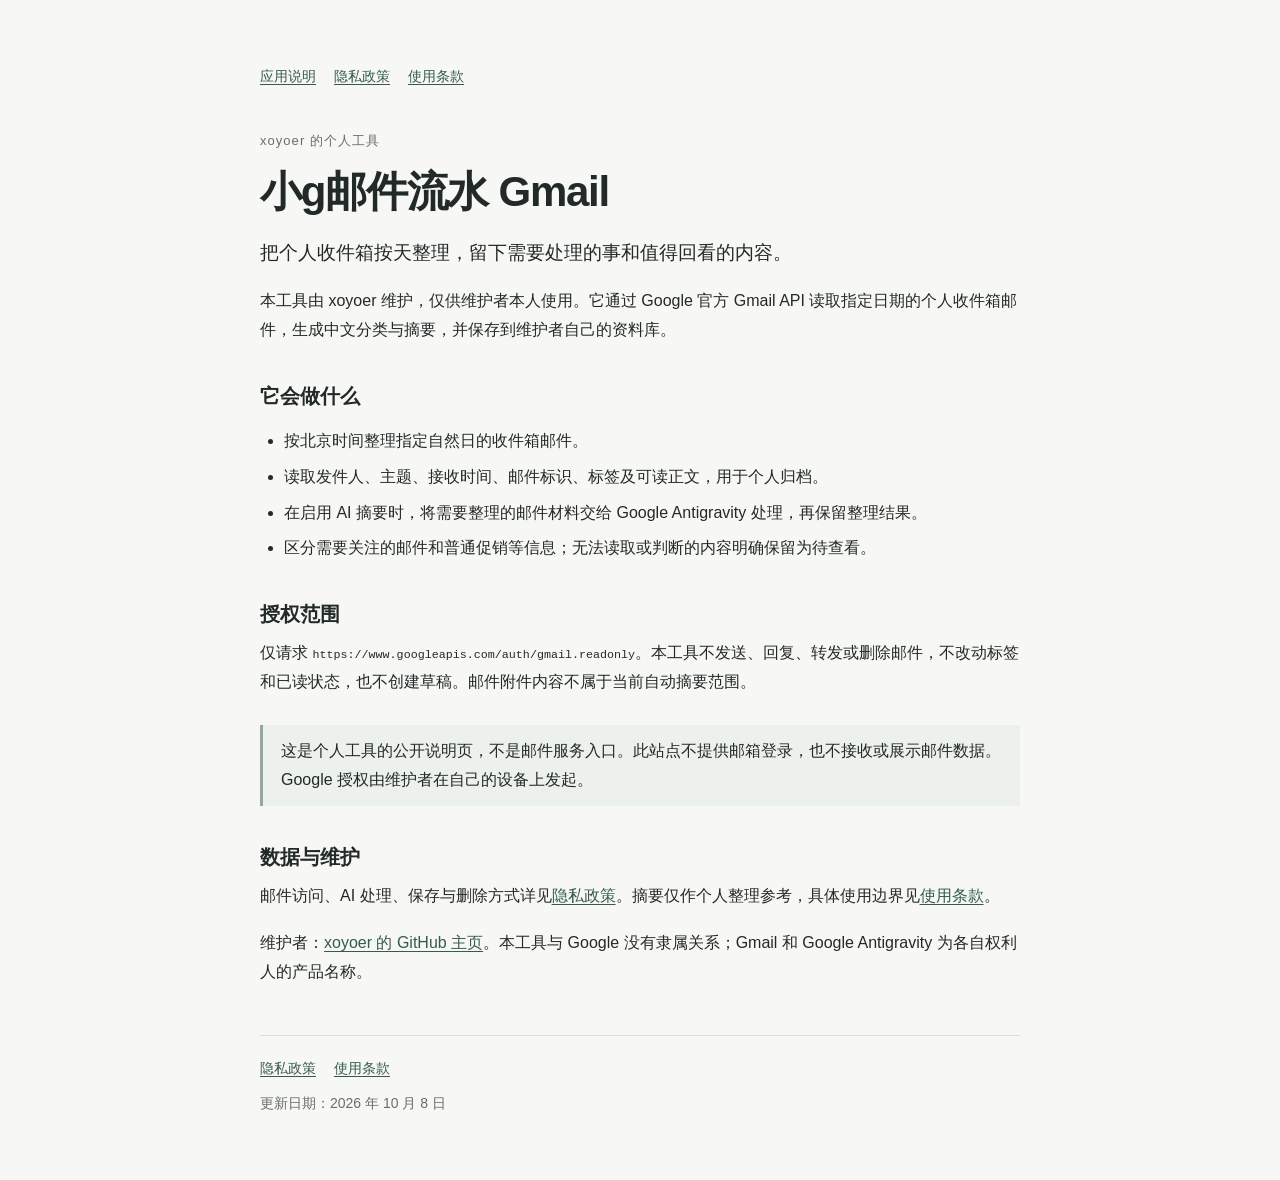
<file: index.html>
<!doctype html>
<html lang="zh-CN">
<head>
  <meta charset="utf-8">
  <meta name="viewport" content="width=device-width, initial-scale=1">
  <meta name="description" content="小g邮件流水 Gmail 的个人用途、只读访问范围与隐私说明。">
  <title>小g邮件流水 Gmail · 应用说明</title>
  <link rel="stylesheet" href="style.css">
</head>
<body>
<main>
  <nav aria-label="主导航"><a href="index.html" aria-current="page">应用说明</a><a href="privacy.html">隐私政策</a><a href="terms.html">使用条款</a></nav>
  <p class="eyebrow">xoyoer 的个人工具</p>
  <h1>小g邮件流水 Gmail</h1>
  <p class="lead">把个人收件箱按天整理，留下需要处理的事和值得回看的内容。</p>
  <p>本工具由 xoyoer 维护，仅供维护者本人使用。它通过 Google 官方 Gmail API 读取指定日期的个人收件箱邮件，生成中文分类与摘要，并保存到维护者自己的资料库。</p>
  <h2>它会做什么</h2>
  <ul>
    <li>按北京时间整理指定自然日的收件箱邮件。</li>
    <li>读取发件人、主题、接收时间、邮件标识、标签及可读正文，用于个人归档。</li>
    <li>在启用 AI 摘要时，将需要整理的邮件材料交给 Google Antigravity 处理，再保留整理结果。</li>
    <li>区分需要关注的邮件和普通促销等信息；无法读取或判断的内容明确保留为待查看。</li>
  </ul>
  <h2>授权范围</h2>
  <p>仅请求 <code>https://www.googleapis.com/auth/gmail.readonly</code>。本工具不发送、回复、转发或删除邮件，不改动标签和已读状态，也不创建草稿。邮件附件内容不属于当前自动摘要范围。</p>
  <div class="note">这是个人工具的公开说明页，不是邮件服务入口。此站点不提供邮箱登录，也不接收或展示邮件数据。Google 授权由维护者在自己的设备上发起。</div>
  <h2>数据与维护</h2>
  <p>邮件访问、AI 处理、保存与删除方式详见<a href="privacy.html">隐私政策</a>。摘要仅作个人整理参考，具体使用边界见<a href="terms.html">使用条款</a>。</p>
  <p>维护者：<a href="https://github.com/xoyoer" rel="noopener noreferrer">xoyoer 的 GitHub 主页</a>。本工具与 Google 没有隶属关系；Gmail 和 Google Antigravity 为各自权利人的产品名称。</p>
  <footer><a href="privacy.html">隐私政策</a><a href="terms.html">使用条款</a><p>更新日期：2026 年 10 月 8 日</p></footer>
</main>
</body>
</html>
</file>
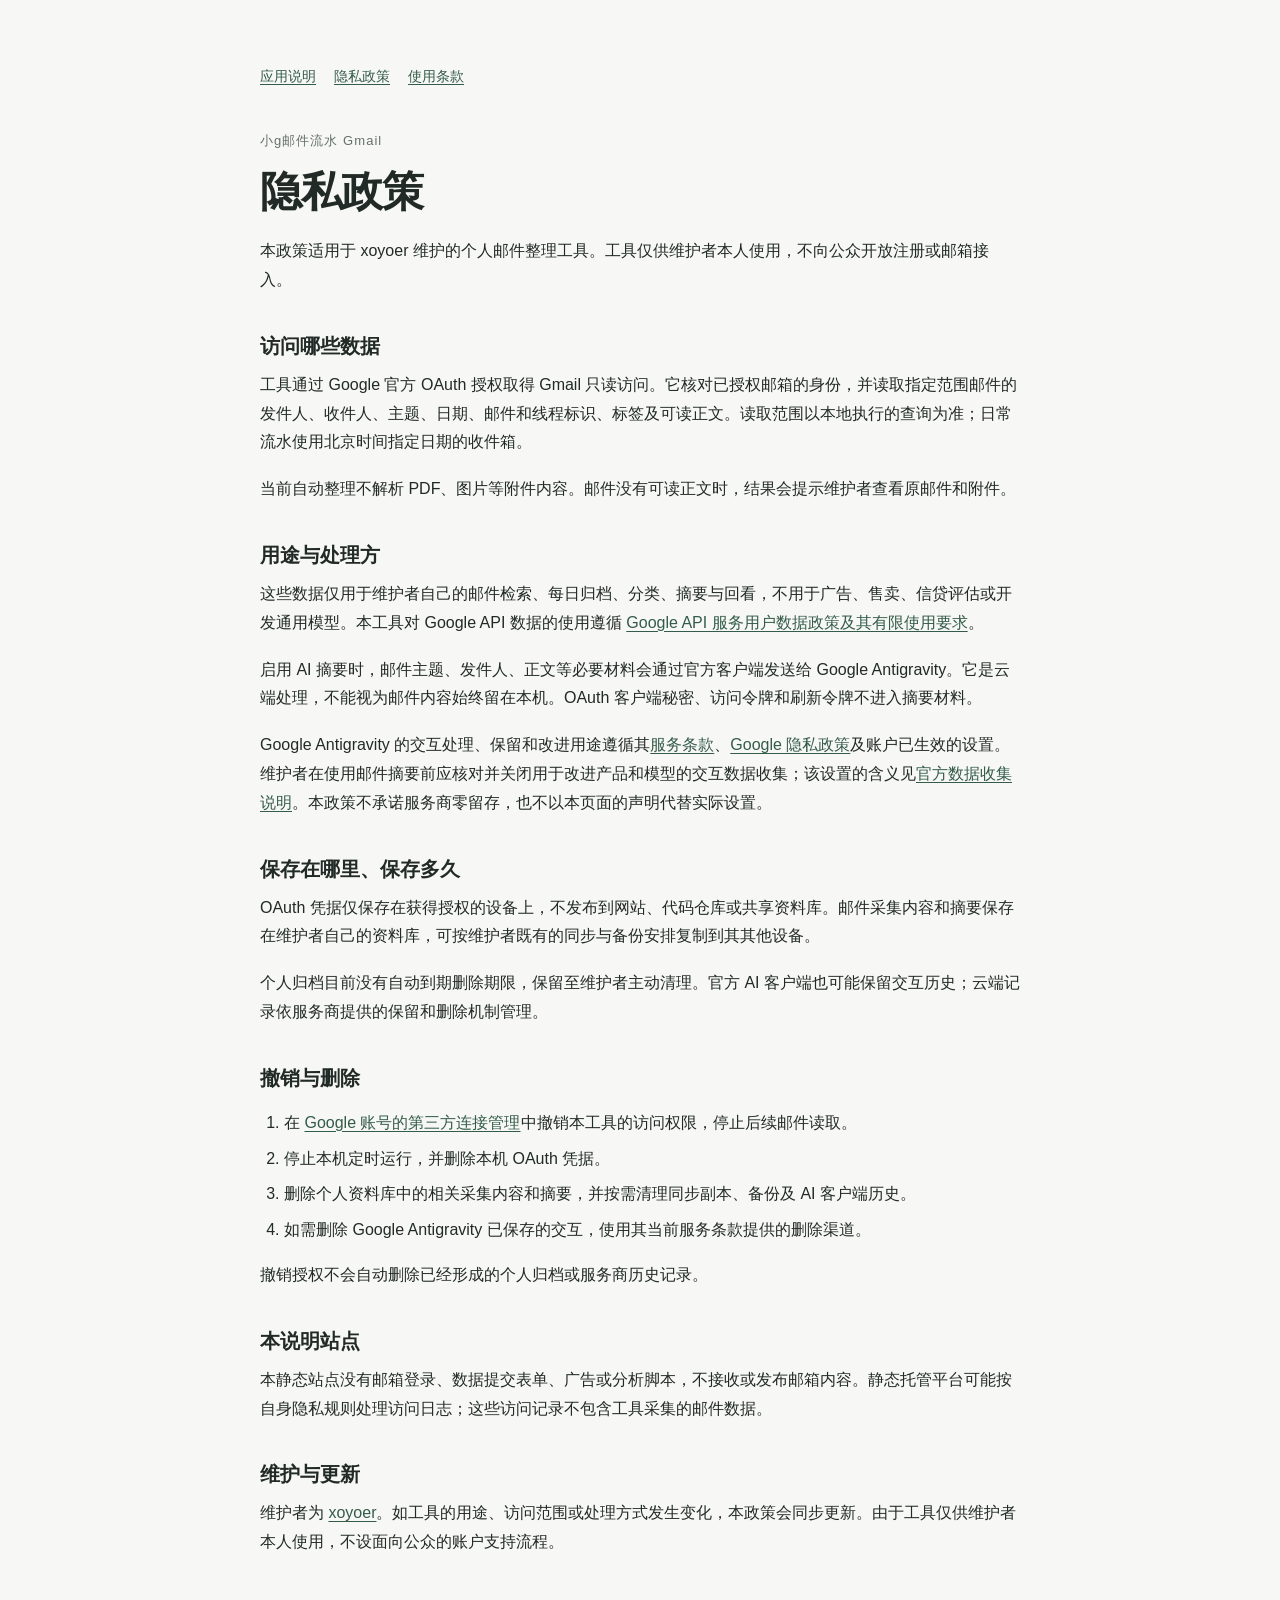
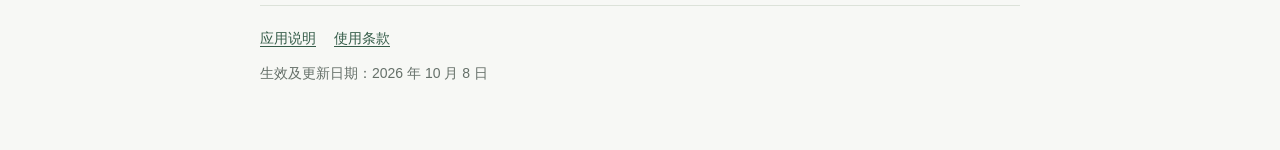
<file: privacy.html>
<!doctype html>
<html lang="zh-CN">
<head>
  <meta charset="utf-8">
  <meta name="viewport" content="width=device-width, initial-scale=1">
  <meta name="description" content="小g邮件流水 Gmail 如何访问、使用、保存和删除个人邮箱数据。">
  <title>隐私政策 · 小g邮件流水 Gmail</title>
  <link rel="stylesheet" href="style.css">
</head>
<body>
<main>
  <nav aria-label="主导航"><a href="index.html">应用说明</a><a href="privacy.html" aria-current="page">隐私政策</a><a href="terms.html">使用条款</a></nav>
  <p class="eyebrow">小g邮件流水 Gmail</p>
  <h1>隐私政策</h1>
  <p>本政策适用于 xoyoer 维护的个人邮件整理工具。工具仅供维护者本人使用，不向公众开放注册或邮箱接入。</p>
  <h2>访问哪些数据</h2>
  <p>工具通过 Google 官方 OAuth 授权取得 Gmail 只读访问。它核对已授权邮箱的身份，并读取指定范围邮件的发件人、收件人、主题、日期、邮件和线程标识、标签及可读正文。读取范围以本地执行的查询为准；日常流水使用北京时间指定日期的收件箱。</p>
  <p>当前自动整理不解析 PDF、图片等附件内容。邮件没有可读正文时，结果会提示维护者查看原邮件和附件。</p>
  <h2>用途与处理方</h2>
  <p>这些数据仅用于维护者自己的邮件检索、每日归档、分类、摘要与回看，不用于广告、售卖、信贷评估或开发通用模型。本工具对 Google API 数据的使用遵循 <a href="https://developers.google.com/terms/api-services-user-data-policy" rel="noopener noreferrer">Google API 服务用户数据政策及其有限使用要求</a>。</p>
  <p>启用 AI 摘要时，邮件主题、发件人、正文等必要材料会通过官方客户端发送给 Google Antigravity。它是云端处理，不能视为邮件内容始终留在本机。OAuth 客户端秘密、访问令牌和刷新令牌不进入摘要材料。</p>
  <p>Google Antigravity 的交互处理、保留和改进用途遵循其<a href="https://antigravity.google/terms" rel="noopener noreferrer">服务条款</a>、<a href="https://policies.google.com/privacy" rel="noopener noreferrer">Google 隐私政策</a>及账户已生效的设置。维护者在使用邮件摘要前应核对并关闭用于改进产品和模型的交互数据收集；该设置的含义见<a href="https://antigravity.google/docs/settings#data-collection-settings" rel="noopener noreferrer">官方数据收集说明</a>。本政策不承诺服务商零留存，也不以本页面的声明代替实际设置。</p>
  <h2>保存在哪里、保存多久</h2>
  <p>OAuth 凭据仅保存在获得授权的设备上，不发布到网站、代码仓库或共享资料库。邮件采集内容和摘要保存在维护者自己的资料库，可按维护者既有的同步与备份安排复制到其其他设备。</p>
  <p>个人归档目前没有自动到期删除期限，保留至维护者主动清理。官方 AI 客户端也可能保留交互历史；云端记录依服务商提供的保留和删除机制管理。</p>
  <h2>撤销与删除</h2>
  <ol>
    <li>在 <a href="https://myaccount.google.com/connections" rel="noopener noreferrer">Google 账号的第三方连接管理</a>中撤销本工具的访问权限，停止后续邮件读取。</li>
    <li>停止本机定时运行，并删除本机 OAuth 凭据。</li>
    <li>删除个人资料库中的相关采集内容和摘要，并按需清理同步副本、备份及 AI 客户端历史。</li>
    <li>如需删除 Google Antigravity 已保存的交互，使用其当前服务条款提供的删除渠道。</li>
  </ol>
  <p>撤销授权不会自动删除已经形成的个人归档或服务商历史记录。</p>
  <h2>本说明站点</h2>
  <p>本静态站点没有邮箱登录、数据提交表单、广告或分析脚本，不接收或发布邮箱内容。静态托管平台可能按自身隐私规则处理访问日志；这些访问记录不包含工具采集的邮件数据。</p>
  <h2>维护与更新</h2>
  <p>维护者为 <a href="https://github.com/xoyoer" rel="noopener noreferrer">xoyoer</a>。如工具的用途、访问范围或处理方式发生变化，本政策会同步更新。由于工具仅供维护者本人使用，不设面向公众的账户支持流程。</p>
  <footer><a href="index.html">应用说明</a><a href="terms.html">使用条款</a><p>生效及更新日期：2026 年 10 月 8 日</p></footer>
</main>
</body>
</html>
</file>
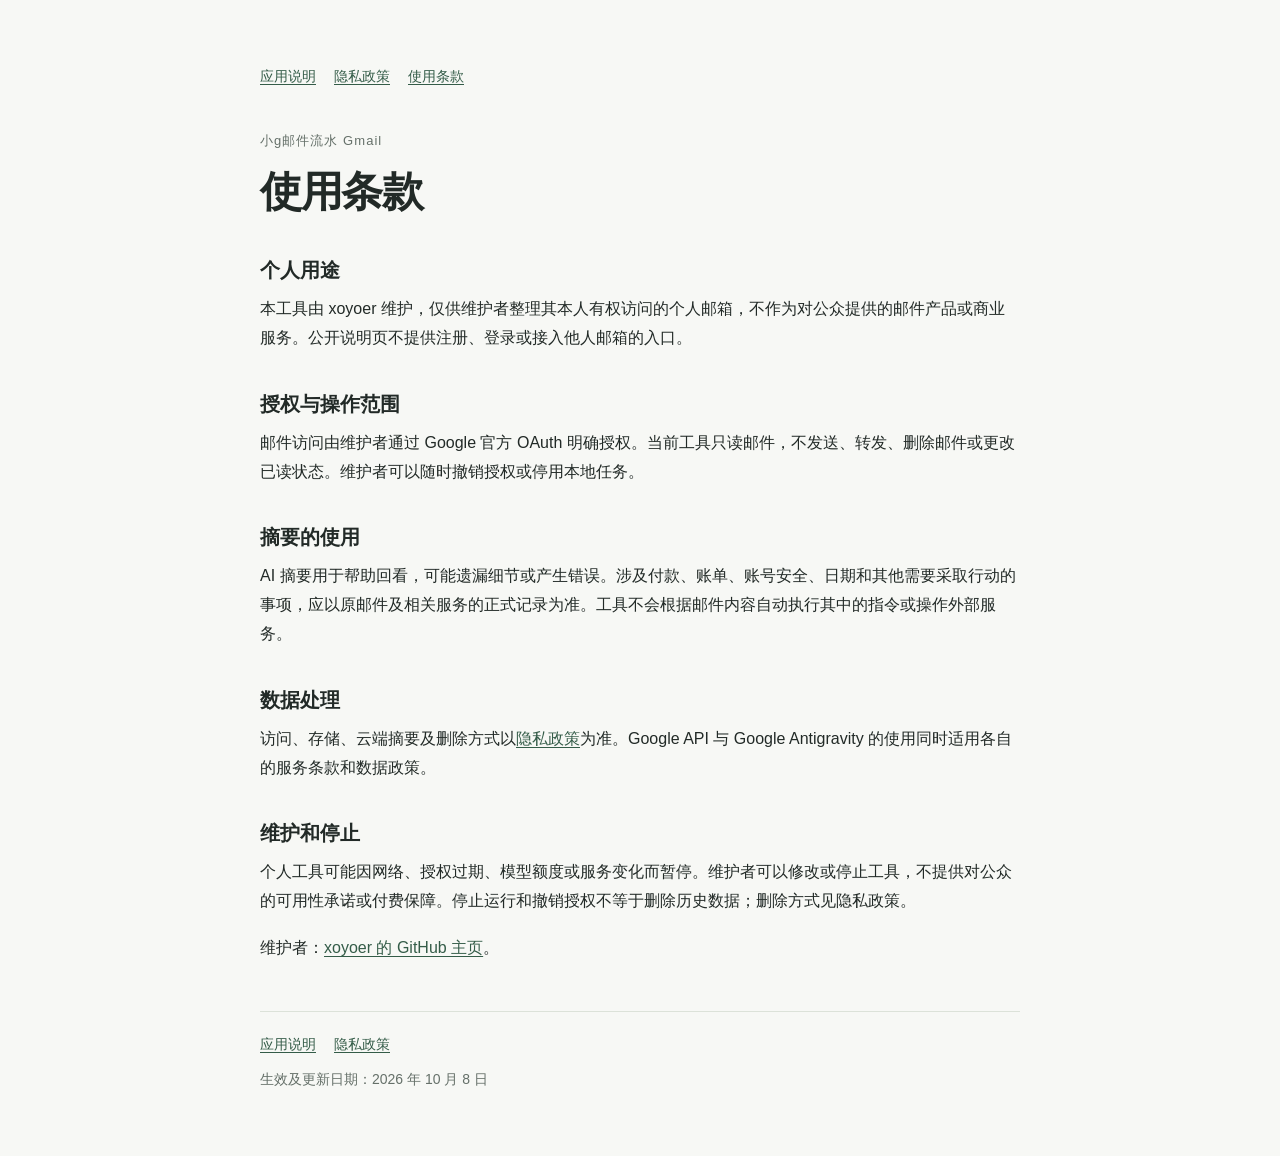
<file: terms.html>
<!doctype html>
<html lang="zh-CN">
<head>
  <meta charset="utf-8">
  <meta name="viewport" content="width=device-width, initial-scale=1">
  <meta name="description" content="小g邮件流水 Gmail 的个人用途与使用条款。">
  <title>使用条款 · 小g邮件流水 Gmail</title>
  <link rel="stylesheet" href="style.css">
</head>
<body>
<main>
  <nav aria-label="主导航"><a href="index.html">应用说明</a><a href="privacy.html">隐私政策</a><a href="terms.html" aria-current="page">使用条款</a></nav>
  <p class="eyebrow">小g邮件流水 Gmail</p>
  <h1>使用条款</h1>
  <h2>个人用途</h2>
  <p>本工具由 xoyoer 维护，仅供维护者整理其本人有权访问的个人邮箱，不作为对公众提供的邮件产品或商业服务。公开说明页不提供注册、登录或接入他人邮箱的入口。</p>
  <h2>授权与操作范围</h2>
  <p>邮件访问由维护者通过 Google 官方 OAuth 明确授权。当前工具只读邮件，不发送、转发、删除邮件或更改已读状态。维护者可以随时撤销授权或停用本地任务。</p>
  <h2>摘要的使用</h2>
  <p>AI 摘要用于帮助回看，可能遗漏细节或产生错误。涉及付款、账单、账号安全、日期和其他需要采取行动的事项，应以原邮件及相关服务的正式记录为准。工具不会根据邮件内容自动执行其中的指令或操作外部服务。</p>
  <h2>数据处理</h2>
  <p>访问、存储、云端摘要及删除方式以<a href="privacy.html">隐私政策</a>为准。Google API 与 Google Antigravity 的使用同时适用各自的服务条款和数据政策。</p>
  <h2>维护和停止</h2>
  <p>个人工具可能因网络、授权过期、模型额度或服务变化而暂停。维护者可以修改或停止工具，不提供对公众的可用性承诺或付费保障。停止运行和撤销授权不等于删除历史数据；删除方式见隐私政策。</p>
  <p>维护者：<a href="https://github.com/xoyoer" rel="noopener noreferrer">xoyoer 的 GitHub 主页</a>。</p>
  <footer><a href="index.html">应用说明</a><a href="privacy.html">隐私政策</a><p>生效及更新日期：2026 年 10 月 8 日</p></footer>
</main>
</body>
</html>
</file>
<file: style.css>
:root { color-scheme: light; font-family: -apple-system, BlinkMacSystemFont, "PingFang SC", "Microsoft YaHei", sans-serif; color: #222a27; background: #f7f8f5; }
* { box-sizing: border-box; }
body { margin: 0; line-height: 1.8; }
main { width: min(100% - 40px, 760px); margin: 64px auto; }
nav, footer { font-size: 14px; color: #657069; }
nav { margin-bottom: 40px; }
a { color: #345c48; text-underline-offset: .2em; }
nav a, footer a { margin-right: 18px; white-space: nowrap; }
h1 { font-size: clamp(28px, 6vw, 42px); line-height: 1.3; letter-spacing: -.03em; margin: 0 0 18px; }
h2 { font-size: 20px; margin: 36px 0 10px; line-height: 1.5; }
p { margin: 10px 0 18px; }
ul, ol { padding-left: 24px; }
li { margin: 7px 0; }
.eyebrow { font-size: 13px; letter-spacing: .08em; color: #657069; margin-bottom: 12px; }
.lead { font-size: 19px; line-height: 1.7; }
.note { border-left: 3px solid #93a99a; padding: 12px 18px; margin: 28px 0; background: #edf1eb; }
code { font-size: .9em; overflow-wrap: anywhere; }
footer { border-top: 1px solid #dce2d9; margin-top: 48px; padding-top: 20px; }
@media (max-width: 480px) { main { margin: 32px auto; } nav { margin-bottom: 28px; } }
</file>
